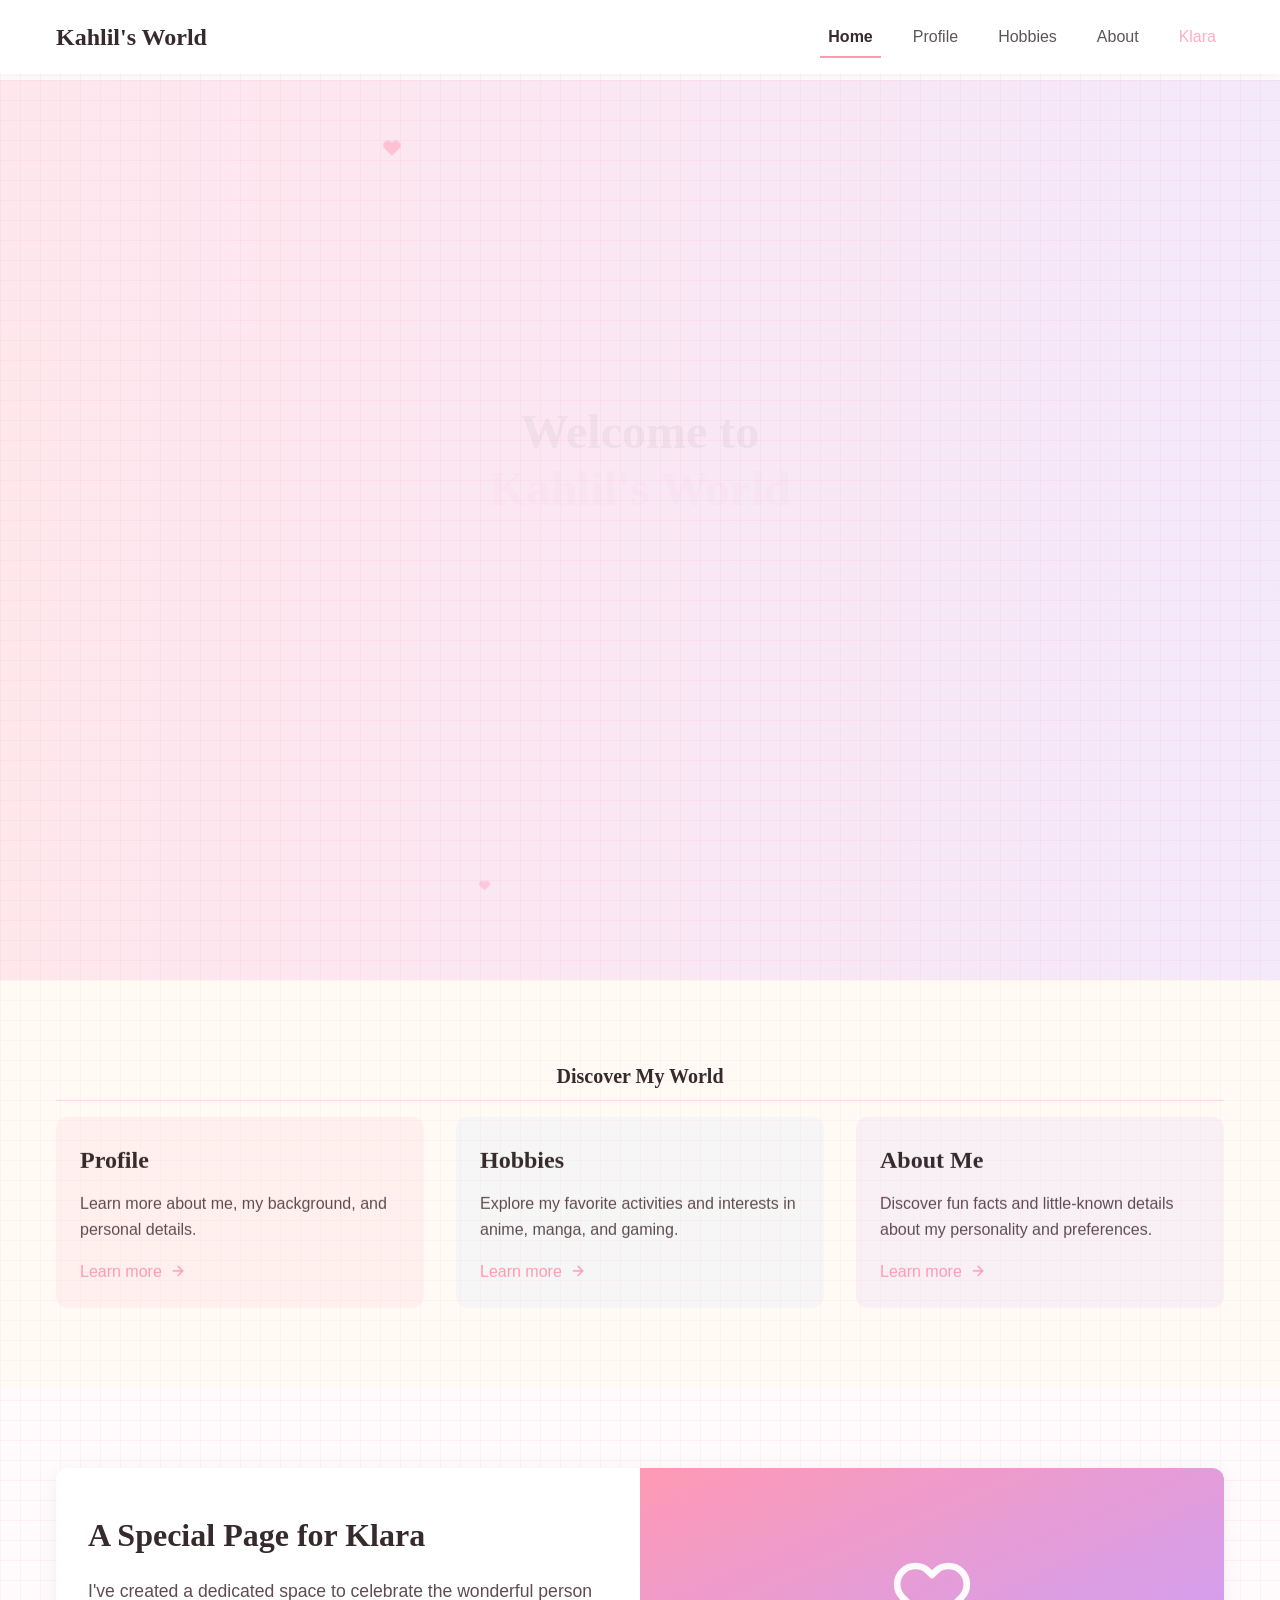
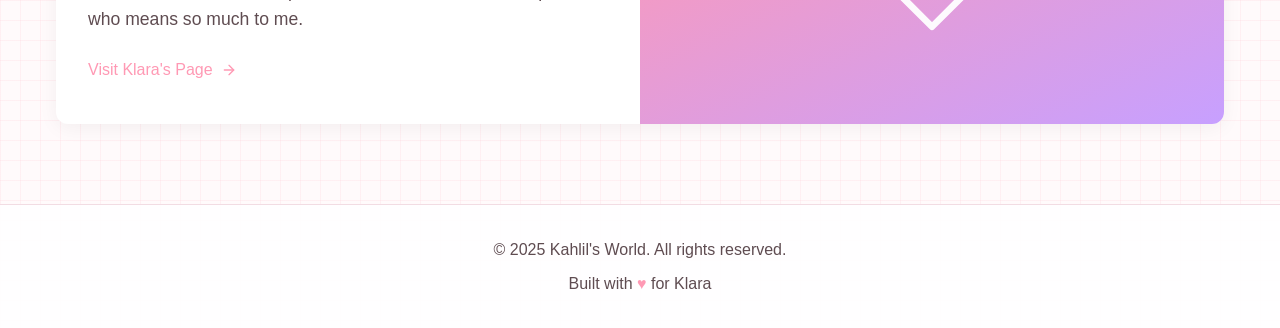
<file: index.html>
<!DOCTYPE html>
<html lang="en">
<head>
    <meta charset="UTF-8">
    <meta name="viewport" content="width=device-width, initial-scale=1.0">
    <title>Kahlil's World</title>
    <meta http-equiv="refresh" content="0;url=public/index.html">
</head>
<body>
    <p>Redirecting to <a href="public/index.html">Kahlil's World</a></p>
</body>
</html>
</file>
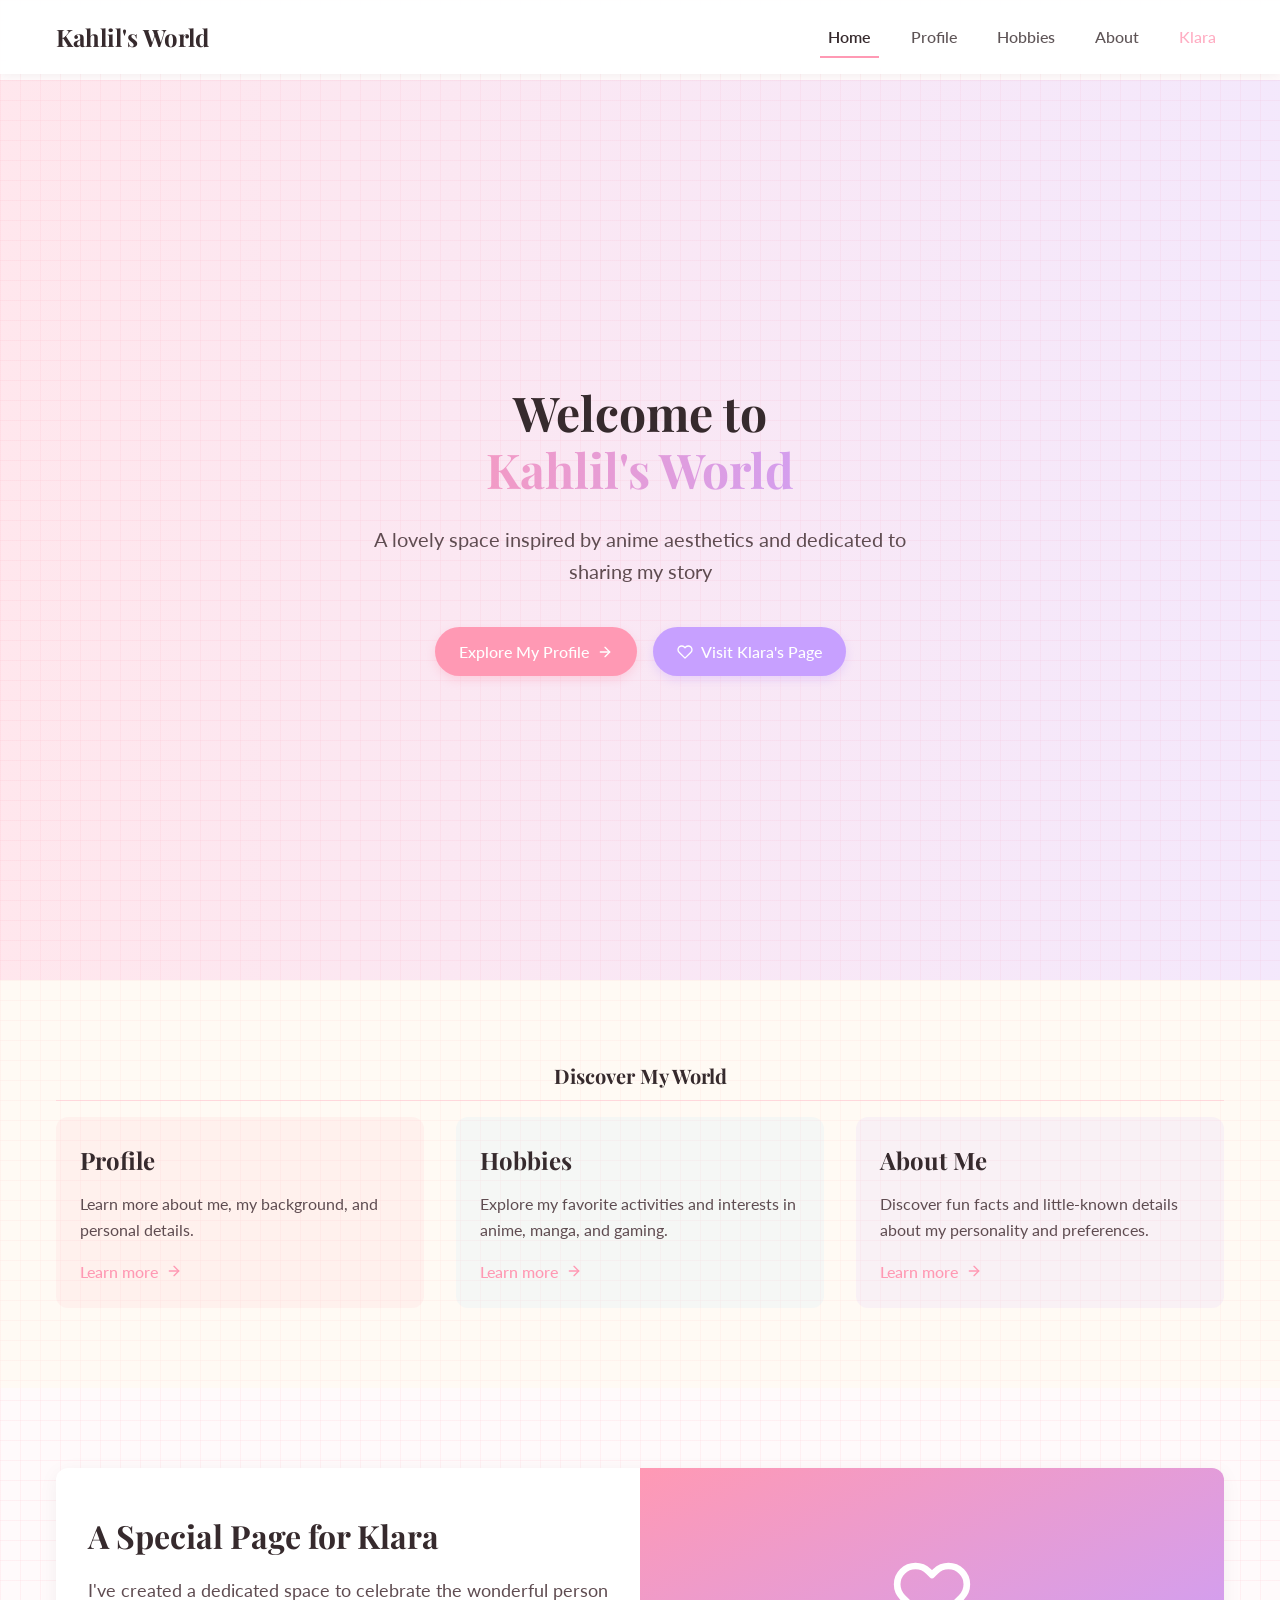
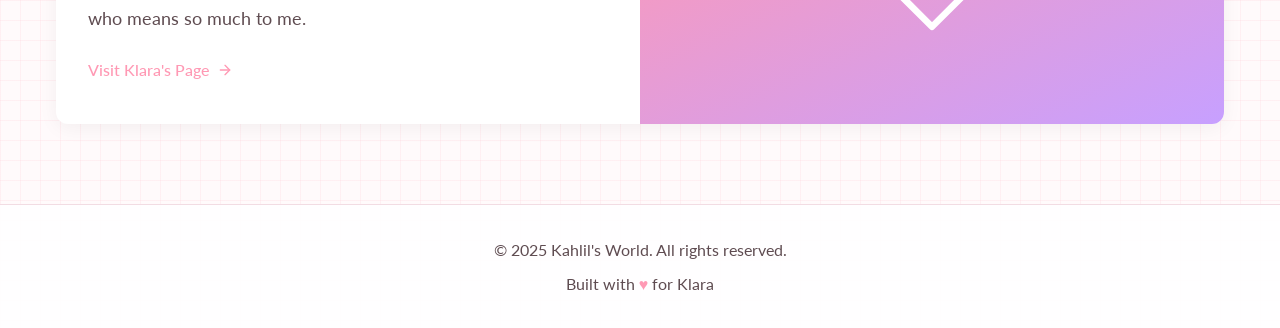
<file: public/index.html>
<!DOCTYPE html>
<html lang="en">
<head>
    <meta charset="UTF-8">
    <meta name="viewport" content="width=device-width, initial-scale=1.0">
    <title>Kahlil's World</title>
    <link rel="stylesheet" href="https://fonts.googleapis.com/css2?family=Playfair+Display:wght@400;500;600;700&display=swap">
    <link rel="stylesheet" href="https://fonts.googleapis.com/css2?family=Lato:wght@300;400;700&display=swap">
    <link rel="stylesheet" href="https://fonts.googleapis.com/css2?family=M+PLUS+Rounded+1c:wght@300;400;500;700&display=swap">
    <link rel="stylesheet" href="styles.css">
</head>
<body class="heart-cursor">
    <nav class="navbar">
        <div class="container">
            <a href="index.html" class="logo">Kahlil's World</a>
            <div class="nav-links">
                <a href="index.html" class="nav-link active">Home</a>
                <a href="profile.html" class="nav-link">Profile</a>
                <a href="hobbies.html" class="nav-link">Hobbies</a>
                <a href="about.html" class="nav-link">About</a>
                <a href="lovable.html" class="nav-link special">Klara</a>
            </div>
        </div>
    </nav>
    
    <main class="main">
        <!-- Hero Section -->
        <section class="hero-section">
            <div class="hero-background"></div>
            
            <div id="floating-hearts-container" class="floating-hearts-container"></div>
            
            <div class="hero-content">
                <h1 class="hero-title fade-in">
                    <span>Welcome to</span>
                    <span class="gradient-text">Kahlil's World</span>
                </h1>
                
                <p class="hero-subtitle fade-in">
                    A lovely space inspired by anime aesthetics and dedicated to sharing my story
                </p>
                
                <div class="hero-buttons fade-in">
                    <a href="profile.html" class="anime-button">
                        <span>Explore My Profile</span>
                        <svg xmlns="http://www.w3.org/2000/svg" width="16" height="16" viewBox="0 0 24 24" fill="none" stroke="currentColor" stroke-width="2" stroke-linecap="round" stroke-linejoin="round"><line x1="5" y1="12" x2="19" y2="12"></line><polyline points="12 5 19 12 12 19"></polyline></svg>
                    </a>
                    
                    <a href="lovable.html" class="anime-button purple">
                        <svg xmlns="http://www.w3.org/2000/svg" width="16" height="16" viewBox="0 0 24 24" fill="none" stroke="currentColor" stroke-width="2" stroke-linecap="round" stroke-linejoin="round"><path d="M20.84 4.61a5.5 5.5 0 0 0-7.78 0L12 5.67l-1.06-1.06a5.5 5.5 0 0 0-7.78 7.78l1.06 1.06L12 21.23l7.78-7.78 1.06-1.06a5.5 5.5 0 0 0 0-7.78z"></path></svg>
                        <span>Visit Klara's Page</span>
                    </a>
                </div>
            </div>
        </section>
        
        <!-- Feature Cards -->
        <section class="features-section">
            <div class="container">
                <h2 class="section-title">Discover My World</h2>
                
                <div class="feature-cards">
                    <a href="profile.html" class="feature-card pink-hover">
                        <h3 class="card-title">Profile</h3>
                        <p class="card-description">Learn more about me, my background, and personal details.</p>
                        <div class="card-link">
                            <span>Learn more</span>
                            <svg xmlns="http://www.w3.org/2000/svg" width="16" height="16" viewBox="0 0 24 24" fill="none" stroke="currentColor" stroke-width="2" stroke-linecap="round" stroke-linejoin="round"><line x1="5" y1="12" x2="19" y2="12"></line><polyline points="12 5 19 12 12 19"></polyline></svg>
                        </div>
                    </a>
                    
                    <a href="hobbies.html" class="feature-card blue-hover">
                        <h3 class="card-title">Hobbies</h3>
                        <p class="card-description">Explore my favorite activities and interests in anime, manga, and gaming.</p>
                        <div class="card-link">
                            <span>Learn more</span>
                            <svg xmlns="http://www.w3.org/2000/svg" width="16" height="16" viewBox="0 0 24 24" fill="none" stroke="currentColor" stroke-width="2" stroke-linecap="round" stroke-linejoin="round"><line x1="5" y1="12" x2="19" y2="12"></line><polyline points="12 5 19 12 12 19"></polyline></svg>
                        </div>
                    </a>
                    
                    <a href="about.html" class="feature-card purple-hover">
                        <h3 class="card-title">About Me</h3>
                        <p class="card-description">Discover fun facts and little-known details about my personality and preferences.</p>
                        <div class="card-link">
                            <span>Learn more</span>
                            <svg xmlns="http://www.w3.org/2000/svg" width="16" height="16" viewBox="0 0 24 24" fill="none" stroke="currentColor" stroke-width="2" stroke-linecap="round" stroke-linejoin="round"><line x1="5" y1="12" x2="19" y2="12"></line><polyline points="12 5 19 12 12 19"></polyline></svg>
                        </div>
                    </a>
                </div>
            </div>
        </section>
        
        <!-- Special Section -->
        <section class="special-section">
            <div class="container">
                <div class="special-card">
                    <div class="special-content">
                        <h2 class="special-title">A Special Page for Klara</h2>
                        <p class="special-description">
                            I've created a dedicated space to celebrate the wonderful person who means so much to me.
                        </p>
                        <a href="lovable.html" class="special-link">
                            <span>Visit Klara's Page</span>
                            <svg xmlns="http://www.w3.org/2000/svg" width="16" height="16" viewBox="0 0 24 24" fill="none" stroke="currentColor" stroke-width="2" stroke-linecap="round" stroke-linejoin="round"><line x1="5" y1="12" x2="19" y2="12"></line><polyline points="12 5 19 12 12 19"></polyline></svg>
                        </a>
                    </div>
                    <div class="special-visual">
                        <svg xmlns="http://www.w3.org/2000/svg" width="80" height="80" viewBox="0 0 24 24" fill="none" stroke="currentColor" stroke-width="2" stroke-linecap="round" stroke-linejoin="round" class="heart-icon"><path d="M20.84 4.61a5.5 5.5 0 0 0-7.78 0L12 5.67l-1.06-1.06a5.5 5.5 0 0 0-7.78 7.78l1.06 1.06L12 21.23l7.78-7.78 1.06-1.06a5.5 5.5 0 0 0 0-7.78z"></path></svg>
                    </div>
                </div>
            </div>
        </section>
    </main>
    
    <footer class="footer">
        <div class="container">
            <div class="footer-content">
                <p>© 2025 Kahlil's World. All rights reserved.</p>
                <p>Built with <span class="heart">♥</span> for Klara</p>
            </div>
        </div>
    </footer>

    <script>
        // Create floating hearts effect
        function createFloatingHearts() {
            const container = document.getElementById('floating-hearts-container');
            for (let i = 0; i < 15; i++) {
                const heart = document.createElement('div');
                heart.className = 'floating-heart';
                heart.style.left = `${Math.random() * 100}%`;
                heart.style.top = `${Math.random() * 100}%`;
                heart.style.width = `${Math.random() * 20 + 10}px`;
                heart.style.height = `${Math.random() * 20 + 10}px`;
                heart.style.animationDelay = `${Math.random() * 10}s`;
                heart.style.animationDuration = `${Math.random() * 3 + 3}s`;
                
                const svg = document.createElementNS("http://www.w3.org/2000/svg", "svg");
                svg.setAttribute("viewBox", "0 0 24 24");
                svg.setAttribute("fill", "#FF99B4");
                svg.setAttribute("stroke", "#FF99B4");
                svg.setAttribute("width", "100%");
                svg.setAttribute("height", "100%");
                
                const path = document.createElementNS("http://www.w3.org/2000/svg", "path");
                path.setAttribute("d", "M20.84 4.61a5.5 5.5 0 0 0-7.78 0L12 5.67l-1.06-1.06a5.5 5.5 0 0 0-7.78 7.78l1.06 1.06L12 21.23l7.78-7.78 1.06-1.06a5.5 5.5 0 0 0 0-7.78z");
                
                svg.appendChild(path);
                heart.appendChild(svg);
                container.appendChild(heart);
            }
        }
        
        // Add fade-in class to elements once DOM is loaded
        document.addEventListener('DOMContentLoaded', function() {
            createFloatingHearts();
            
            const elements = document.querySelectorAll('.fade-in');
            elements.forEach((el, index) => {
                setTimeout(() => {
                    el.classList.add('visible');
                }, 300 * index);
            });
        });
    </script>
</body>
</html>
</file>
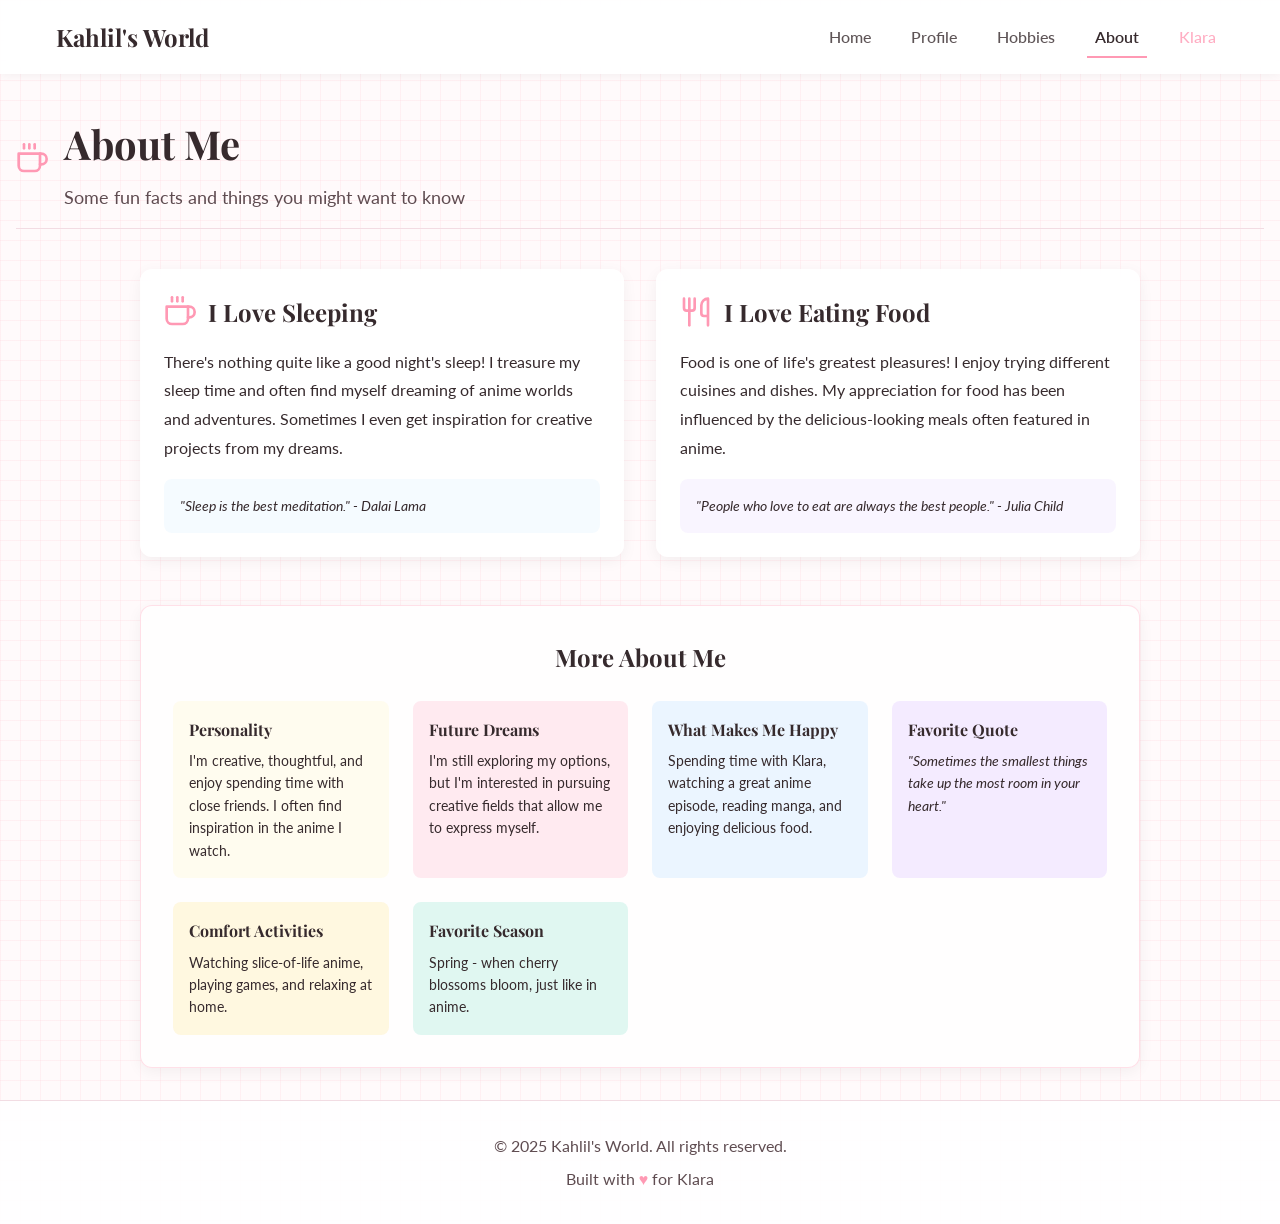
<file: public/about.html>
<!DOCTYPE html>
<html lang="en">
<head>
    <meta charset="UTF-8">
    <meta name="viewport" content="width=device-width, initial-scale=1.0">
    <title>About Me - Kahlil's World</title>
    <link rel="stylesheet" href="https://fonts.googleapis.com/css2?family=Playfair+Display:wght@400;500;600;700&display=swap">
    <link rel="stylesheet" href="https://fonts.googleapis.com/css2?family=Lato:wght@300;400;700&display=swap">
    <link rel="stylesheet" href="https://fonts.googleapis.com/css2?family=M+PLUS+Rounded+1c:wght@300;400;500;700&display=swap">
    <link rel="stylesheet" href="styles.css">
</head>
<body class="heart-cursor">
    <nav class="navbar">
        <div class="container">
            <a href="index.html" class="logo">Kahlil's World</a>
            <div class="nav-links">
                <a href="index.html" class="nav-link">Home</a>
                <a href="profile.html" class="nav-link">Profile</a>
                <a href="hobbies.html" class="nav-link">Hobbies</a>
                <a href="about.html" class="nav-link active">About</a>
                <a href="lovable.html" class="nav-link special">Klara</a>
            </div>
        </div>
    </nav>
    
    <main class="main">
        <div class="page-container">
            <div class="page-header">
                <div class="page-header-icon">
                    <svg xmlns="http://www.w3.org/2000/svg" width="32" height="32" viewBox="0 0 24 24" fill="none" stroke="currentColor" stroke-width="2" stroke-linecap="round" stroke-linejoin="round" class="icon-pink"><path d="M18 8h1a4 4 0 0 1 0 8h-1"></path><path d="M2 8h16v9a4 4 0 0 1-4 4H6a4 4 0 0 1-4-4V8z"></path><line x1="6" y1="1" x2="6" y2="4"></line><line x1="10" y1="1" x2="10" y2="4"></line><line x1="14" y1="1" x2="14" y2="4"></line></svg>
                </div>
                <div class="page-header-content">
                    <h1 class="page-title">About Me</h1>
                    <p class="page-subtitle">Some fun facts and things you might want to know</p>
                </div>
            </div>
            
            <div class="max-width-container">
                <div class="about-grid">
                    <div class="about-card">
                        <div class="about-card-header">
                            <svg xmlns="http://www.w3.org/2000/svg" width="32" height="32" viewBox="0 0 24 24" fill="none" stroke="currentColor" stroke-width="2" stroke-linecap="round" stroke-linejoin="round" class="icon-pink"><path d="M18 8h1a4 4 0 0 1 0 8h-1"></path><path d="M2 8h16v9a4 4 0 0 1-4 4H6a4 4 0 0 1-4-4V8z"></path><line x1="6" y1="1" x2="6" y2="4"></line><line x1="10" y1="1" x2="10" y2="4"></line><line x1="14" y1="1" x2="14" y2="4"></line></svg>
                            <h3 class="about-card-title">I Love Sleeping</h3>
                        </div>
                        
                        <p class="about-card-text">
                            There's nothing quite like a good night's sleep! I treasure my sleep time and often 
                            find myself dreaming of anime worlds and adventures. Sometimes I even get inspiration 
                            for creative projects from my dreams.
                        </p>
                        
                        <div class="quote-box blue">
                            <p class="quote-text">
                                "Sleep is the best meditation." - Dalai Lama
                            </p>
                        </div>
                    </div>
                    
                    <div class="about-card">
                        <div class="about-card-header">
                            <svg xmlns="http://www.w3.org/2000/svg" width="32" height="32" viewBox="0 0 24 24" fill="none" stroke="currentColor" stroke-width="2" stroke-linecap="round" stroke-linejoin="round" class="icon-pink"><path d="M3 2v7c0 1.1.9 2 2 2h4a2 2 0 0 0 2-2V2"></path><path d="M7 2v20"></path><path d="M21 15V2v0a5 5 0 0 0-5 5v6c0 1.1.9 2 2 2h3Zm0 0v7"></path></svg>
                            <h3 class="about-card-title">I Love Eating Food</h3>
                        </div>
                        
                        <p class="about-card-text">
                            Food is one of life's greatest pleasures! I enjoy trying different cuisines and dishes.
                            My appreciation for food has been influenced by the delicious-looking meals often featured
                            in anime.
                        </p>
                        
                        <div class="quote-box purple">
                            <p class="quote-text">
                                "People who love to eat are always the best people." - Julia Child
                            </p>
                        </div>
                    </div>
                </div>
                
                <div class="more-about-section">
                    <h3 class="more-about-title">More About Me</h3>
                    
                    <div class="about-facts">
                        <div class="fact-card cream">
                            <h4 class="fact-title">Personality</h4>
                            <p class="fact-text">
                                I'm creative, thoughtful, and enjoy spending time with close friends.
                                I often find inspiration in the anime I watch.
                            </p>
                        </div>
                        
                        <div class="fact-card pink">
                            <h4 class="fact-title">Future Dreams</h4>
                            <p class="fact-text">
                                I'm still exploring my options, but I'm interested in pursuing creative fields
                                that allow me to express myself.
                            </p>
                        </div>
                        
                        <div class="fact-card blue">
                            <h4 class="fact-title">What Makes Me Happy</h4>
                            <p class="fact-text">
                                Spending time with Klara, watching a great anime episode, reading manga, and enjoying delicious food.
                            </p>
                        </div>
                        
                        <div class="fact-card purple">
                            <h4 class="fact-title">Favorite Quote</h4>
                            <p class="fact-text italic">
                                "Sometimes the smallest things take up the most room in your heart."
                            </p>
                        </div>
                        
                        <div class="fact-card yellow">
                            <h4 class="fact-title">Comfort Activities</h4>
                            <p class="fact-text">
                                Watching slice-of-life anime, playing games, and relaxing at home.
                            </p>
                        </div>
                        
                        <div class="fact-card mint">
                            <h4 class="fact-title">Favorite Season</h4>
                            <p class="fact-text">
                                Spring - when cherry blossoms bloom, just like in anime.
                            </p>
                        </div>
                    </div>
                </div>
            </div>
        </div>
    </main>
    
    <footer class="footer">
        <div class="container">
            <div class="footer-content">
                <p>© 2025 Kahlil's World. All rights reserved.</p>
                <p>Built with <span class="heart">♥</span> for Klara</p>
            </div>
        </div>
    </footer>
</body>
</html>
</file>
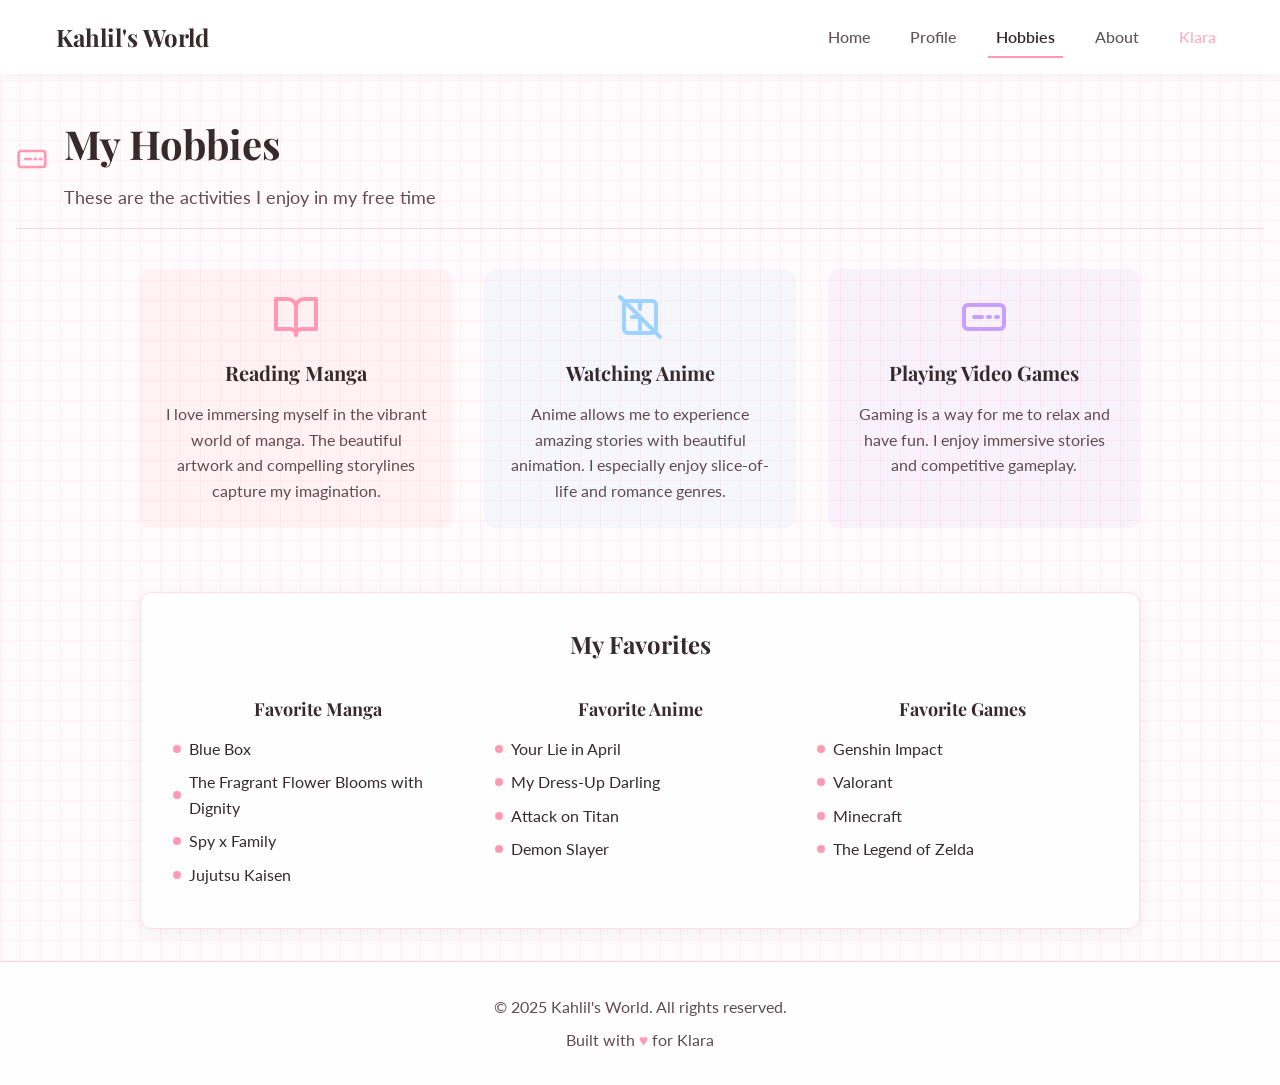
<file: public/hobbies.html>
<!DOCTYPE html>
<html lang="en">
<head>
    <meta charset="UTF-8">
    <meta name="viewport" content="width=device-width, initial-scale=1.0">
    <title>My Hobbies - Kahlil's World</title>
    <link rel="stylesheet" href="https://fonts.googleapis.com/css2?family=Playfair+Display:wght@400;500;600;700&display=swap">
    <link rel="stylesheet" href="https://fonts.googleapis.com/css2?family=Lato:wght@300;400;700&display=swap">
    <link rel="stylesheet" href="https://fonts.googleapis.com/css2?family=M+PLUS+Rounded+1c:wght@300;400;500;700&display=swap">
    <link rel="stylesheet" href="styles.css">
</head>
<body class="heart-cursor">
    <nav class="navbar">
        <div class="container">
            <a href="index.html" class="logo">Kahlil's World</a>
            <div class="nav-links">
                <a href="index.html" class="nav-link">Home</a>
                <a href="profile.html" class="nav-link">Profile</a>
                <a href="hobbies.html" class="nav-link active">Hobbies</a>
                <a href="about.html" class="nav-link">About</a>
                <a href="lovable.html" class="nav-link special">Klara</a>
            </div>
        </div>
    </nav>
    
    <main class="main">
        <div class="page-container">
            <div class="page-header">
                <div class="page-header-icon">
                    <svg xmlns="http://www.w3.org/2000/svg" width="32" height="32" viewBox="0 0 24 24" fill="none" stroke="currentColor" stroke-width="2" stroke-linecap="round" stroke-linejoin="round" class="icon-pink"><rect x="2" y="6" width="20" height="12" rx="2"></rect><path d="M7 12h4"></path><path d="M14 12h1"></path><path d="M18 12h1"></path></svg>
                </div>
                <div class="page-header-content">
                    <h1 class="page-title">My Hobbies</h1>
                    <p class="page-subtitle">These are the activities I enjoy in my free time</p>
                </div>
            </div>
            
            <div class="max-width-container">
                <div class="hobby-cards">
                    <div class="hobby-card pink-bg">
                        <div class="hobby-icon">
                            <svg xmlns="http://www.w3.org/2000/svg" width="48" height="48" viewBox="0 0 24 24" fill="none" stroke="currentColor" stroke-width="2" stroke-linecap="round" stroke-linejoin="round" class="icon-pink"><path d="M2 3h6a4 4 0 0 1 4 4v14a3 3 0 0 0-3-3H2z"></path><path d="M22 3h-6a4 4 0 0 0-4 4v14a3 3 0 0 1 3-3h7z"></path></svg>
                        </div>
                        <h3 class="hobby-title">Reading Manga</h3>
                        <p class="hobby-description">I love immersing myself in the vibrant world of manga. The beautiful artwork and compelling storylines capture my imagination.</p>
                    </div>
                    
                    <div class="hobby-card blue-bg">
                        <div class="hobby-icon">
                            <svg xmlns="http://www.w3.org/2000/svg" width="48" height="48" viewBox="0 0 24 24" fill="none" stroke="currentColor" stroke-width="2" stroke-linecap="round" stroke-linejoin="round" class="icon-blue"><path d="m2 2 20 20"></path><path d="M12 12v8"></path><rect x="4" y="4" width="16" height="16" rx="2"></rect><path d="M12 4v4"></path><path d="M8 12h4"></path></svg>
                        </div>
                        <h3 class="hobby-title">Watching Anime</h3>
                        <p class="hobby-description">Anime allows me to experience amazing stories with beautiful animation. I especially enjoy slice-of-life and romance genres.</p>
                    </div>
                    
                    <div class="hobby-card purple-bg">
                        <div class="hobby-icon">
                            <svg xmlns="http://www.w3.org/2000/svg" width="48" height="48" viewBox="0 0 24 24" fill="none" stroke="currentColor" stroke-width="2" stroke-linecap="round" stroke-linejoin="round" class="icon-purple"><rect x="2" y="6" width="20" height="12" rx="2"></rect><path d="M7 12h4"></path><path d="M14 12h1"></path><path d="M18 12h1"></path></svg>
                        </div>
                        <h3 class="hobby-title">Playing Video Games</h3>
                        <p class="hobby-description">Gaming is a way for me to relax and have fun. I enjoy immersive stories and competitive gameplay.</p>
                    </div>
                </div>
                
                <div class="favorites-section">
                    <h3 class="favorites-title">My Favorites</h3>
                    
                    <div class="favorites-lists">
                        <div class="favorites-list">
                            <h4 class="list-title">Favorite Manga</h4>
                            <ul class="favorites-items">
                                <li class="favorite-item">Blue Box</li>
                                <li class="favorite-item">The Fragrant Flower Blooms with Dignity</li>
                                <li class="favorite-item">Spy x Family</li>
                                <li class="favorite-item">Jujutsu Kaisen</li>
                            </ul>
                        </div>
                        
                        <div class="favorites-list">
                            <h4 class="list-title">Favorite Anime</h4>
                            <ul class="favorites-items">
                                <li class="favorite-item">Your Lie in April</li>
                                <li class="favorite-item">My Dress-Up Darling</li>
                                <li class="favorite-item">Attack on Titan</li>
                                <li class="favorite-item">Demon Slayer</li>
                            </ul>
                        </div>
                        
                        <div class="favorites-list">
                            <h4 class="list-title">Favorite Games</h4>
                            <ul class="favorites-items">
                                <li class="favorite-item">Genshin Impact</li>
                                <li class="favorite-item">Valorant</li>
                                <li class="favorite-item">Minecraft</li>
                                <li class="favorite-item">The Legend of Zelda</li>
                            </ul>
                        </div>
                    </div>
                </div>
            </div>
        </div>
    </main>
    
    <footer class="footer">
        <div class="container">
            <div class="footer-content">
                <p>© 2025 Kahlil's World. All rights reserved.</p>
                <p>Built with <span class="heart">♥</span> for Klara</p>
            </div>
        </div>
    </footer>
</body>
</html>
</file>
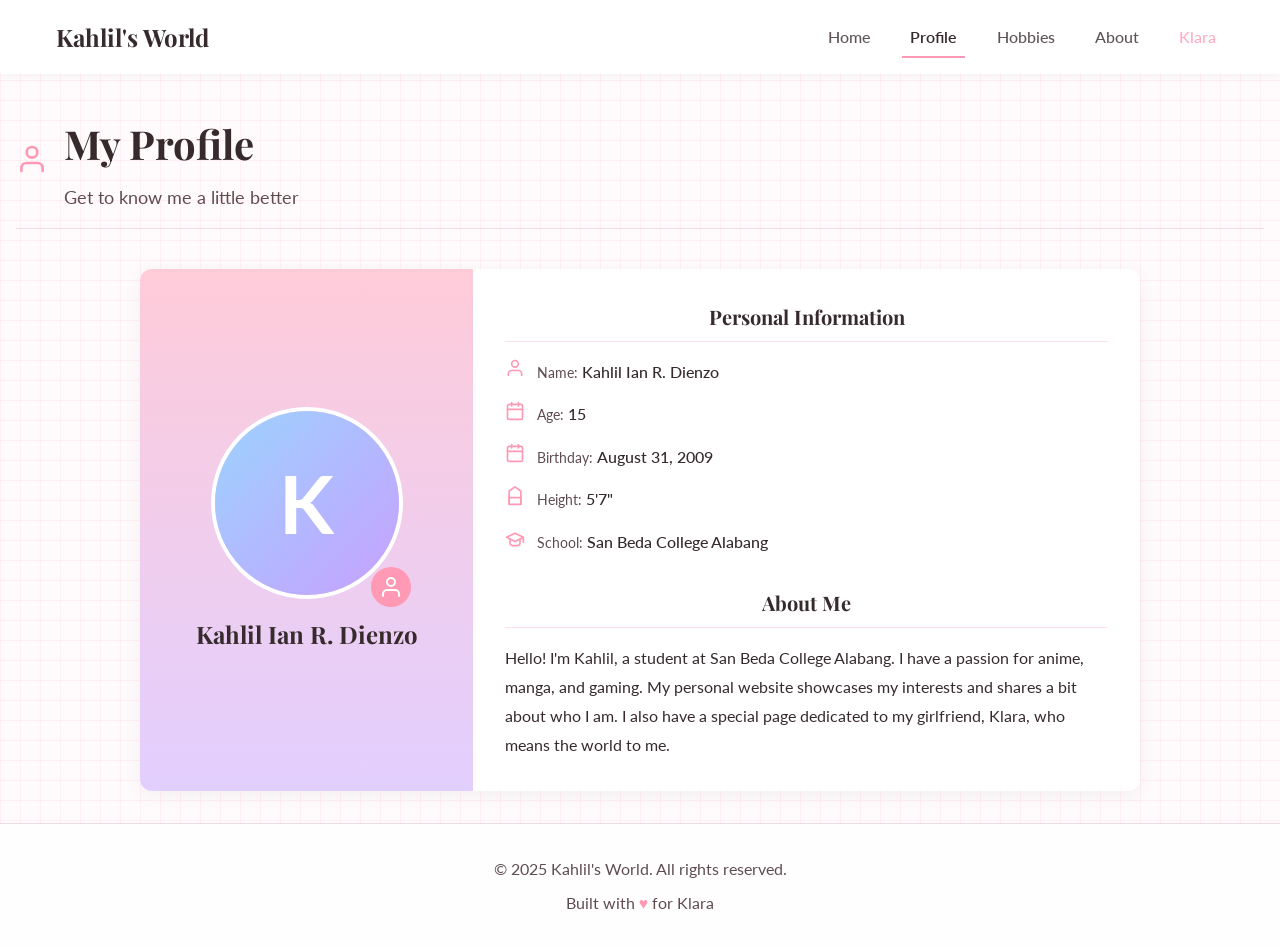
<file: public/profile.html>
<!DOCTYPE html>
<html lang="en">
<head>
    <meta charset="UTF-8">
    <meta name="viewport" content="width=device-width, initial-scale=1.0">
    <title>My Profile - Kahlil's World</title>
    <link rel="stylesheet" href="https://fonts.googleapis.com/css2?family=Playfair+Display:wght@400;500;600;700&display=swap">
    <link rel="stylesheet" href="https://fonts.googleapis.com/css2?family=Lato:wght@300;400;700&display=swap">
    <link rel="stylesheet" href="https://fonts.googleapis.com/css2?family=M+PLUS+Rounded+1c:wght@300;400;500;700&display=swap">
    <link rel="stylesheet" href="styles.css">
</head>
<body class="heart-cursor">
    <nav class="navbar">
        <div class="container">
            <a href="index.html" class="logo">Kahlil's World</a>
            <div class="nav-links">
                <a href="index.html" class="nav-link">Home</a>
                <a href="profile.html" class="nav-link active">Profile</a>
                <a href="hobbies.html" class="nav-link">Hobbies</a>
                <a href="about.html" class="nav-link">About</a>
                <a href="lovable.html" class="nav-link special">Klara</a>
            </div>
        </div>
    </nav>
    
    <main class="main">
        <div class="page-container">
            <div class="page-header">
                <div class="page-header-icon">
                    <svg xmlns="http://www.w3.org/2000/svg" width="32" height="32" viewBox="0 0 24 24" fill="none" stroke="currentColor" stroke-width="2" stroke-linecap="round" stroke-linejoin="round" class="icon-pink"><path d="M20 21v-2a4 4 0 0 0-4-4H8a4 4 0 0 0-4 4v2"></path><circle cx="12" cy="7" r="4"></circle></svg>
                </div>
                <div class="page-header-content">
                    <h1 class="page-title">My Profile</h1>
                    <p class="page-subtitle">Get to know me a little better</p>
                </div>
            </div>
            
            <div class="max-width-container">
                <div class="profile-card">
                    <div class="profile-left">
                        <div class="profile-image-container">
                            <div class="profile-image">
                                <div class="profile-initial">K</div>
                            </div>
                            <div class="profile-badge">
                                <svg xmlns="http://www.w3.org/2000/svg" width="24" height="24" viewBox="0 0 24 24" fill="none" stroke="currentColor" stroke-width="2" stroke-linecap="round" stroke-linejoin="round"><path d="M20 21v-2a4 4 0 0 0-4-4H8a4 4 0 0 0-4 4v2"></path><circle cx="12" cy="7" r="4"></circle></svg>
                            </div>
                        </div>
                        <h2 class="profile-name">Kahlil Ian R. Dienzo</h2>
                    </div>
                    
                    <div class="profile-right">
                        <h3 class="section-title">Personal Information</h3>
                        
                        <div class="profile-details">
                            <div class="profile-detail">
                                <div class="detail-icon">
                                    <svg xmlns="http://www.w3.org/2000/svg" width="20" height="20" viewBox="0 0 24 24" fill="none" stroke="currentColor" stroke-width="2" stroke-linecap="round" stroke-linejoin="round" class="icon-pink"><path d="M20 21v-2a4 4 0 0 0-4-4H8a4 4 0 0 0-4 4v2"></path><circle cx="12" cy="7" r="4"></circle></svg>
                                </div>
                                <div class="detail-content">
                                    <span class="detail-label">Name: </span>
                                    <span class="detail-value">Kahlil Ian R. Dienzo</span>
                                </div>
                            </div>
                            
                            <div class="profile-detail">
                                <div class="detail-icon">
                                    <svg xmlns="http://www.w3.org/2000/svg" width="20" height="20" viewBox="0 0 24 24" fill="none" stroke="currentColor" stroke-width="2" stroke-linecap="round" stroke-linejoin="round" class="icon-pink"><rect x="3" y="4" width="18" height="18" rx="2" ry="2"></rect><line x1="16" y1="2" x2="16" y2="6"></line><line x1="8" y1="2" x2="8" y2="6"></line><line x1="3" y1="10" x2="21" y2="10"></line></svg>
                                </div>
                                <div class="detail-content">
                                    <span class="detail-label">Age: </span>
                                    <span class="detail-value">15</span>
                                </div>
                            </div>
                            
                            <div class="profile-detail">
                                <div class="detail-icon">
                                    <svg xmlns="http://www.w3.org/2000/svg" width="20" height="20" viewBox="0 0 24 24" fill="none" stroke="currentColor" stroke-width="2" stroke-linecap="round" stroke-linejoin="round" class="icon-pink"><rect x="3" y="4" width="18" height="18" rx="2" ry="2"></rect><line x1="16" y1="2" x2="16" y2="6"></line><line x1="8" y1="2" x2="8" y2="6"></line><line x1="3" y1="10" x2="21" y2="10"></line></svg>
                                </div>
                                <div class="detail-content">
                                    <span class="detail-label">Birthday: </span>
                                    <span class="detail-value">August 31, 2009</span>
                                </div>
                            </div>
                            
                            <div class="profile-detail">
                                <div class="detail-icon">
                                    <svg xmlns="http://www.w3.org/2000/svg" width="20" height="20" viewBox="0 0 24 24" fill="none" stroke="currentColor" stroke-width="2" stroke-linecap="round" stroke-linejoin="round" class="icon-pink"><path d="M19 22V6l-7-5-7 5v16h14z"></path><path d="M5 22v-8h14v8"></path></svg>
                                </div>
                                <div class="detail-content">
                                    <span class="detail-label">Height: </span>
                                    <span class="detail-value">5'7"</span>
                                </div>
                            </div>
                            
                            <div class="profile-detail">
                                <div class="detail-icon">
                                    <svg xmlns="http://www.w3.org/2000/svg" width="20" height="20" viewBox="0 0 24 24" fill="none" stroke="currentColor" stroke-width="2" stroke-linecap="round" stroke-linejoin="round" class="icon-pink"><path d="M22 10v6M2 10l10-5 10 5-10 5z"></path><path d="M6 12v5c0 2 2 3 6 3s6-1 6-3v-5"></path></svg>
                                </div>
                                <div class="detail-content">
                                    <span class="detail-label">School: </span>
                                    <span class="detail-value">San Beda College Alabang</span>
                                </div>
                            </div>
                        </div>
                        
                        <div class="about-me-section">
                            <h3 class="section-title">About Me</h3>
                            <p class="about-text">
                                Hello! I'm Kahlil, a student at San Beda College Alabang. 
                                I have a passion for anime, manga, and gaming. My personal website 
                                showcases my interests and shares a bit about who I am. I also have 
                                a special page dedicated to my girlfriend, Klara, who means the world to me.
                            </p>
                        </div>
                    </div>
                </div>
            </div>
        </div>
    </main>
    
    <footer class="footer">
        <div class="container">
            <div class="footer-content">
                <p>© 2025 Kahlil's World. All rights reserved.</p>
                <p>Built with <span class="heart">♥</span> for Klara</p>
            </div>
        </div>
    </footer>
</body>
</html>
</file>
<file: public/styles.css>
/* Base styles */
:root {
  --background: #fffafb;
  --foreground: #362a2d;
  --card: #fffafb;
  --card-foreground: #362a2d;
  --popover: #ffffff;
  --popover-foreground: #362a2d;
  --primary: #ff99b4;
  --primary-foreground: #ffffff;
  --secondary: #fff9cc;
  --secondary-foreground: #33302b;
  --muted: #f8e6ea;
  --muted-foreground: #5f4c51;
  --accent: #e9ddff;
  --accent-foreground: #3d3147;
  --destructive: #f43f5e;
  --destructive-foreground: #f8fafc;
  --border: #f2dce3;
  --input: #f2dce3;
  --ring: #ff99b4;
  --radius: 0.75rem;
  
  /* Anime theme colors */
  --anime-pink: #ff99b4;
  --anime-rose: #ff7096;
  --anime-blue: #9cd3ff;
  --anime-purple: #c7a0ff;
  --anime-cream: #fff9e0;
  --anime-yellow: #ffe799;
  --anime-mint: #c2f0e3;
}

* {
  margin: 0;
  padding: 0;
  box-sizing: border-box;
}

html {
  scroll-behavior: smooth;
}

body {
  font-family: 'Lato', sans-serif;
  background-color: var(--background);
  color: var(--foreground);
  line-height: 1.6;
  background-image: 
    linear-gradient(to right, rgba(255,214,224,0.3) 1px, transparent 1px),
    linear-gradient(to bottom, rgba(255,214,224,0.3) 1px, transparent 1px);
  background-size: 20px 20px;
}

h1, h2, h3, h4 {
  font-family: 'Playfair Display', serif;
  font-weight: 700;
}

a {
  text-decoration: none;
  color: inherit;
}

.container {
  width: 100%;
  max-width: 1200px;
  margin: 0 auto;
  padding: 0 1rem;
}

/* Heart cursor */
.heart-cursor {
  cursor: url("data:image/svg+xml;utf8,<svg xmlns='http://www.w3.org/2000/svg' width='24' height='24' viewBox='0 0 24 24' fill='%23FFD6E0' stroke='%23FF99B4' stroke-width='2'><path d='M20.84 4.61a5.5 5.5 0 0 0-7.78 0L12 5.67l-1.06-1.06a5.5 5.5 0 0 0-7.78 7.78l1.06 1.06L12 21.23l7.78-7.78 1.06-1.06a5.5 5.5 0 0 0 0-7.78z'></path></svg>"), auto;
}

/* Navbar */
.navbar {
  position: fixed;
  top: 0;
  left: 0;
  right: 0;
  background-color: rgba(255, 255, 255, 0.9);
  backdrop-filter: blur(8px);
  -webkit-backdrop-filter: blur(8px);
  z-index: 100;
  box-shadow: 0 1px 10px rgba(0, 0, 0, 0.05);
  padding: 1rem 0;
}

.navbar .container {
  display: flex;
  justify-content: space-between;
  align-items: center;
}

.logo {
  font-family: 'Playfair Display', serif;
  font-size: 1.5rem;
  font-weight: 700;
  color: var(--foreground);
  transition: color 0.3s;
}

.logo:hover {
  color: var(--anime-pink);
}

.nav-links {
  display: flex;
  gap: 1.5rem;
}

.nav-link {
  position: relative;
  padding: 0.5rem;
  color: var(--foreground);
  opacity: 0.8;
  font-weight: 500;
  transition: opacity 0.3s;
}

.nav-link::after {
  content: '';
  position: absolute;
  bottom: 0;
  left: 0;
  width: 0;
  height: 2px;
  background-color: var(--anime-pink);
  transition: width 0.3s;
}

.nav-link:hover {
  opacity: 1;
}

.nav-link:hover::after {
  width: 100%;
}

.nav-link.active {
  opacity: 1;
  font-weight: 600;
}

.nav-link.active::after {
  width: 100%;
}

.nav-link.special {
  color: var(--anime-pink);
}

/* Main content area */
.main {
  padding-top: 5rem;
  min-height: calc(100vh - 4rem - 6rem); /* navbar and footer heights */
}

/* Footer */
.footer {
  background-color: rgba(255, 255, 255, 0.9);
  padding: 2rem 0;
  border-top: 1px solid var(--border);
}

.footer-content {
  display: flex;
  flex-direction: column;
  justify-content: center;
  align-items: center;
  gap: 0.5rem;
  text-align: center;
  color: var(--muted-foreground);
}

.heart {
  color: var(--anime-pink);
  animation: heartbeat 1.5s infinite;
}

/* Page container */
.page-container {
  padding: 2rem 1rem;
}

.max-width-container {
  max-width: 1000px;
  margin: 0 auto;
}

/* Page header */
.page-header {
  display: flex;
  align-items: center;
  margin-bottom: 2.5rem;
  padding-bottom: 1rem;
  border-bottom: 1px solid var(--border);
}

.page-header-icon {
  margin-right: 1rem;
}

.icon-pink {
  color: var(--anime-pink);
}

.icon-blue {
  color: var(--anime-blue);
}

.icon-purple {
  color: var(--anime-purple);
}

.page-title {
  font-size: 2.5rem;
  margin-bottom: 0.5rem;
}

.page-subtitle {
  color: var(--muted-foreground);
  font-size: 1.1rem;
}

/* Hero section (index page) */
.hero-section {
  position: relative;
  height: 100vh;
  display: flex;
  align-items: center;
  justify-content: center;
  overflow: hidden;
}

.hero-background {
  position: absolute;
  inset: 0;
  background: linear-gradient(to right, rgba(255,153,180,0.2), rgba(199,160,255,0.2));
  animation: pulse-soft 10s infinite;
}

.floating-hearts-container {
  position: absolute;
  inset: 0;
  pointer-events: none;
  overflow: hidden;
}

.floating-heart {
  position: absolute;
  opacity: 0;
  animation: heart-float 3s ease-out forwards;
}

.hero-content {
  position: relative;
  text-align: center;
  z-index: 10;
  padding: 0 1rem;
}

.hero-title {
  font-size: 3rem;
  margin-bottom: 1.5rem;
  line-height: 1.2;
}

.hero-title span {
  display: block;
}

.gradient-text {
  background: linear-gradient(to right, var(--anime-pink), var(--anime-purple));
  -webkit-background-clip: text;
  background-clip: text;
  color: transparent;
}

.hero-subtitle {
  font-size: 1.25rem;
  max-width: 36rem;
  margin: 0 auto 2.5rem;
  color: var(--muted-foreground);
}

.hero-buttons {
  display: flex;
  flex-wrap: wrap;
  justify-content: center;
  gap: 1rem;
}

/* Feature cards (index page) */
.features-section {
  padding: 5rem 0;
  background-color: rgba(255, 249, 224, 0.3);
}

.section-title {
  text-align: center;
  font-size: 2.5rem;
  margin-bottom: 3rem;
}

.feature-cards {
  display: grid;
  grid-template-columns: repeat(auto-fit, minmax(250px, 1fr));
  gap: 2rem;
}

.feature-card {
  border-radius: var(--radius);
  padding: 1.5rem;
  transition: all 0.3s;
  animation: float 6s ease-in-out infinite;
}

.pink-hover {
  background-color: rgba(255, 153, 180, 0.1);
}

.pink-hover:hover {
  background-color: rgba(255, 153, 180, 0.2);
}

.blue-hover {
  background-color: rgba(156, 211, 255, 0.1);
}

.blue-hover:hover {
  background-color: rgba(156, 211, 255, 0.2);
}

.purple-hover {
  background-color: rgba(199, 160, 255, 0.1);
}

.purple-hover:hover {
  background-color: rgba(199, 160, 255, 0.2);
}

.card-title {
  font-size: 1.5rem;
  margin-bottom: 0.75rem;
}

.card-description {
  color: var(--muted-foreground);
  margin-bottom: 1rem;
}

.card-link {
  display: flex;
  align-items: center;
  color: var(--primary);
  font-weight: 500;
}

.card-link svg {
  margin-left: 0.5rem;
}

/* Special section (index page) */
.special-section {
  padding: 5rem 0;
}

.special-card {
  background-color: white;
  border-radius: var(--radius);
  box-shadow: 0 4px 20px rgba(0, 0, 0, 0.05);
  overflow: hidden;
  display: flex;
  flex-direction: column;
}

@media (min-width: 768px) {
  .special-card {
    flex-direction: row;
  }
}

.special-content {
  flex: 1;
  padding: 2rem;
  display: flex;
  flex-direction: column;
  justify-content: center;
}

.special-title {
  font-size: 2rem;
  margin-bottom: 1rem;
}

.special-description {
  color: var(--muted-foreground);
  margin-bottom: 1.5rem;
  font-size: 1.1rem;
}

.special-link {
  display: inline-flex;
  align-items: center;
  color: var(--anime-pink);
  font-weight: 500;
  transition: color 0.3s;
}

.special-link:hover {
  color: var(--anime-rose);
}

.special-link svg {
  margin-left: 0.5rem;
}

.special-visual {
  flex: 1;
  background: linear-gradient(to bottom right, var(--anime-pink), var(--anime-purple));
  display: flex;
  align-items: center;
  justify-content: center;
  padding: 2rem;
  min-height: 16rem;
}

.heart-icon {
  color: white;
  animation: pulse-soft 3s infinite;
}

/* Profile page styles */
.profile-card {
  background-color: rgba(255, 255, 255, 0.9);
  backdrop-filter: blur(10px);
  border-radius: var(--radius);
  overflow: hidden;
  box-shadow: 0 4px 20px rgba(0, 0, 0, 0.05);
  display: flex;
  flex-direction: column;
}

@media (min-width: 768px) {
  .profile-card {
    flex-direction: row;
  }
}

.profile-left {
  padding: 1.5rem;
  display: flex;
  flex-direction: column;
  align-items: center;
  justify-content: center;
  background: linear-gradient(to bottom, rgba(255, 153, 180, 0.5), rgba(199, 160, 255, 0.5));
}

@media (min-width: 768px) {
  .profile-left {
    width: 33.333%;
  }
}

.profile-image-container {
  position: relative;
  margin-bottom: 1rem;
}

.profile-image {
  width: 12rem;
  height: 12rem;
  border-radius: 50%;
  border: 4px solid white;
  overflow: hidden;
}

.profile-initial {
  width: 100%;
  height: 100%;
  display: flex;
  align-items: center;
  justify-content: center;
  background: linear-gradient(to bottom right, var(--anime-blue), var(--anime-purple));
  color: white;
  font-size: 5rem;
  font-weight: 700;
}

.profile-badge {
  position: absolute;
  bottom: -0.5rem;
  right: -0.5rem;
  background-color: var(--anime-pink);
  border-radius: 50%;
  padding: 0.5rem;
  display: flex;
  align-items: center;
  justify-content: center;
}

.profile-badge svg {
  width: 1.5rem;
  height: 1.5rem;
  color: white;
}

.profile-name {
  font-size: 1.5rem;
  text-align: center;
}

.profile-right {
  padding: 1.5rem;
  flex: 1;
}

@media (min-width: 768px) {
  .profile-right {
    padding: 2rem;
  }
}

.section-title {
  font-size: 1.25rem;
  padding-bottom: 0.5rem;
  margin-bottom: 1rem;
  border-bottom: 1px solid rgba(255, 153, 180, 0.3);
}

.profile-details {
  display: flex;
  flex-direction: column;
  gap: 1rem;
  margin-bottom: 2rem;
}

.profile-detail {
  display: flex;
  align-items: center;
}

.detail-icon {
  margin-right: 0.75rem;
}

.detail-label {
  font-size: 0.875rem;
  color: var(--muted-foreground);
}

.detail-value {
  font-weight: 500;
}

.about-me-section {
  margin-top: 2rem;
}

.about-text {
  color: rgba(var(--foreground), 0.8);
  line-height: 1.8;
}

/* Hobbies page styles */
.hobby-cards {
  display: grid;
  grid-template-columns: repeat(auto-fit, minmax(250px, 1fr));
  gap: 2rem;
  margin-bottom: 4rem;
}

.hobby-card {
  border-radius: var(--radius);
  padding: 1.5rem;
  text-align: center;
  transition: all 0.3s;
  animation: float 6s ease-in-out infinite;
}

.pink-bg {
  background-color: rgba(255, 153, 180, 0.1);
}

.pink-bg:hover {
  background-color: rgba(255, 153, 180, 0.2);
}

.blue-bg {
  background-color: rgba(156, 211, 255, 0.1);
}

.blue-bg:hover {
  background-color: rgba(156, 211, 255, 0.2);
}

.purple-bg {
  background-color: rgba(199, 160, 255, 0.1);
}

.purple-bg:hover {
  background-color: rgba(199, 160, 255, 0.2);
}

.hobby-icon {
  margin-bottom: 1rem;
  display: flex;
  justify-content: center;
}

.hobby-title {
  font-size: 1.25rem;
  margin-bottom: 0.75rem;
}

.hobby-description {
  color: var(--muted-foreground);
}

.favorites-section {
  background-color: rgba(255, 255, 255, 0.8);
  backdrop-filter: blur(10px);
  border-radius: var(--radius);
  padding: 2rem;
  border: 1px solid rgba(255, 153, 180, 0.3);
  box-shadow: 0 4px 15px rgba(0, 0, 0, 0.05);
}

.favorites-title {
  font-size: 1.5rem;
  text-align: center;
  margin-bottom: 2rem;
}

.favorites-lists {
  display: grid;
  grid-template-columns: repeat(auto-fit, minmax(200px, 1fr));
  gap: 2rem;
}

.list-title {
  font-size: 1.125rem;
  text-align: center;
  margin-bottom: 0.75rem;
}

.favorites-items {
  list-style: none;
}

.favorite-item {
  display: flex;
  align-items: center;
  margin-bottom: 0.5rem;
}

.favorite-item::before {
  content: '';
  display: inline-block;
  width: 0.5rem;
  height: 0.5rem;
  background-color: var(--anime-pink);
  border-radius: 50%;
  margin-right: 0.5rem;
}

/* About page styles */
.about-grid {
  display: grid;
  grid-template-columns: repeat(auto-fit, minmax(300px, 1fr));
  gap: 2rem;
  margin-bottom: 3rem;
}

.about-card {
  background-color: rgba(255, 255, 255, 0.9);
  backdrop-filter: blur(10px);
  border-radius: var(--radius);
  overflow: hidden;
  box-shadow: 0 4px 15px rgba(0, 0, 0, 0.05);
  padding: 1.5rem;
}

.about-card-header {
  display: flex;
  align-items: center;
  margin-bottom: 1rem;
}

.about-card-header svg {
  margin-right: 0.75rem;
}

.about-card-title {
  font-size: 1.5rem;
}

.about-card-text {
  color: rgba(var(--foreground), 0.8);
  line-height: 1.8;
  margin-bottom: 1rem;
}

.quote-box {
  padding: 1rem;
  border-radius: 0.5rem;
}

.quote-box.blue {
  background-color: rgba(156, 211, 255, 0.1);
}

.quote-box.purple {
  background-color: rgba(199, 160, 255, 0.1);
}

.quote-text {
  font-style: italic;
  font-size: 0.875rem;
}

.more-about-section {
  background-color: rgba(255, 255, 255, 0.8);
  backdrop-filter: blur(10px);
  border-radius: var(--radius);
  padding: 2rem;
  border: 1px solid rgba(255, 153, 180, 0.3);
  box-shadow: 0 4px 15px rgba(0, 0, 0, 0.05);
}

.more-about-title {
  font-size: 1.5rem;
  text-align: center;
  margin-bottom: 1.5rem;
}

.about-facts {
  display: grid;
  grid-template-columns: repeat(auto-fit, minmax(200px, 1fr));
  gap: 1.5rem;
}

.fact-card {
  border-radius: 0.5rem;
  padding: 1rem;
}

.fact-card.cream {
  background-color: rgba(255, 249, 224, 0.5);
}

.fact-card.pink {
  background-color: rgba(255, 153, 180, 0.2);
}

.fact-card.blue {
  background-color: rgba(156, 211, 255, 0.2);
}

.fact-card.purple {
  background-color: rgba(199, 160, 255, 0.2);
}

.fact-card.yellow {
  background-color: rgba(255, 231, 153, 0.3);
}

.fact-card.mint {
  background-color: rgba(194, 240, 227, 0.5);
}

.fact-title {
  font-weight: 700;
  margin-bottom: 0.5rem;
}

.fact-text {
  font-size: 0.875rem;
}

.fact-text.italic {
  font-style: italic;
}

/* Button styles */
.anime-button {
  display: inline-flex;
  align-items: center;
  background-color: var(--anime-pink);
  color: white;
  padding: 0.75rem 1.5rem;
  border-radius: 9999px;
  font-weight: 500;
  box-shadow: 0 4px 10px rgba(255, 153, 180, 0.3);
  transition: all 0.3s;
}

.anime-button:hover {
  background-color: var(--anime-rose);
  box-shadow: 0 6px 15px rgba(255, 153, 180, 0.4);
}

.anime-button svg {
  margin-left: 0.5rem;
}

.anime-button.purple {
  background-color: var(--anime-purple);
  box-shadow: 0 4px 10px rgba(199, 160, 255, 0.3);
}

.anime-button.purple:hover {
  background-color: #b68dff;
  box-shadow: 0 6px 15px rgba(199, 160, 255, 0.4);
}

.anime-button.purple svg {
  margin-right: 0.5rem;
  margin-left: 0;
}

/* Animations */
@keyframes float {
  0%, 100% {
    transform: translateY(0);
  }
  50% {
    transform: translateY(-10px);
  }
}

@keyframes pulse-soft {
  0%, 100% {
    opacity: 1;
  }
  50% {
    opacity: 0.8;
  }
}

@keyframes heartbeat {
  0%, 100% {
    transform: scale(1);
  }
  50% {
    transform: scale(1.2);
  }
}

@keyframes heart-float {
  0% {
    opacity: 0;
    transform: translate(0, 0);
  }
  10% {
    opacity: 1;
  }
  100% {
    opacity: 0;
    transform: translate(var(--tx, 100px), var(--ty, -100px));
  }
}

/* Fade-in animations for index page */
.fade-in {
  opacity: 0;
  transform: translateY(20px);
  transition: opacity 1s ease, transform 1s ease;
}

.fade-in.visible {
  opacity: 1;
  transform: translateY(0);
}

/* Responsive adjustments */
@media (max-width: 768px) {
  .hero-title {
    font-size: 2.5rem;
  }
  
  .hero-subtitle {
    font-size: 1.1rem;
  }
  
  .page-title {
    font-size: 2rem;
  }
  
  .section-title {
    font-size: 2rem;
  }
  
  .special-title {
    font-size: 1.5rem;
  }
}

@media (max-width: 480px) {
  .hero-title {
    font-size: 2rem;
  }
  
  .hero-buttons {
    flex-direction: column;
    align-items: center;
  }
  
  .nav-links {
    gap: 0.75rem;
  }
  
  .nav-link {
    font-size: 0.875rem;
  }
}
</file>
